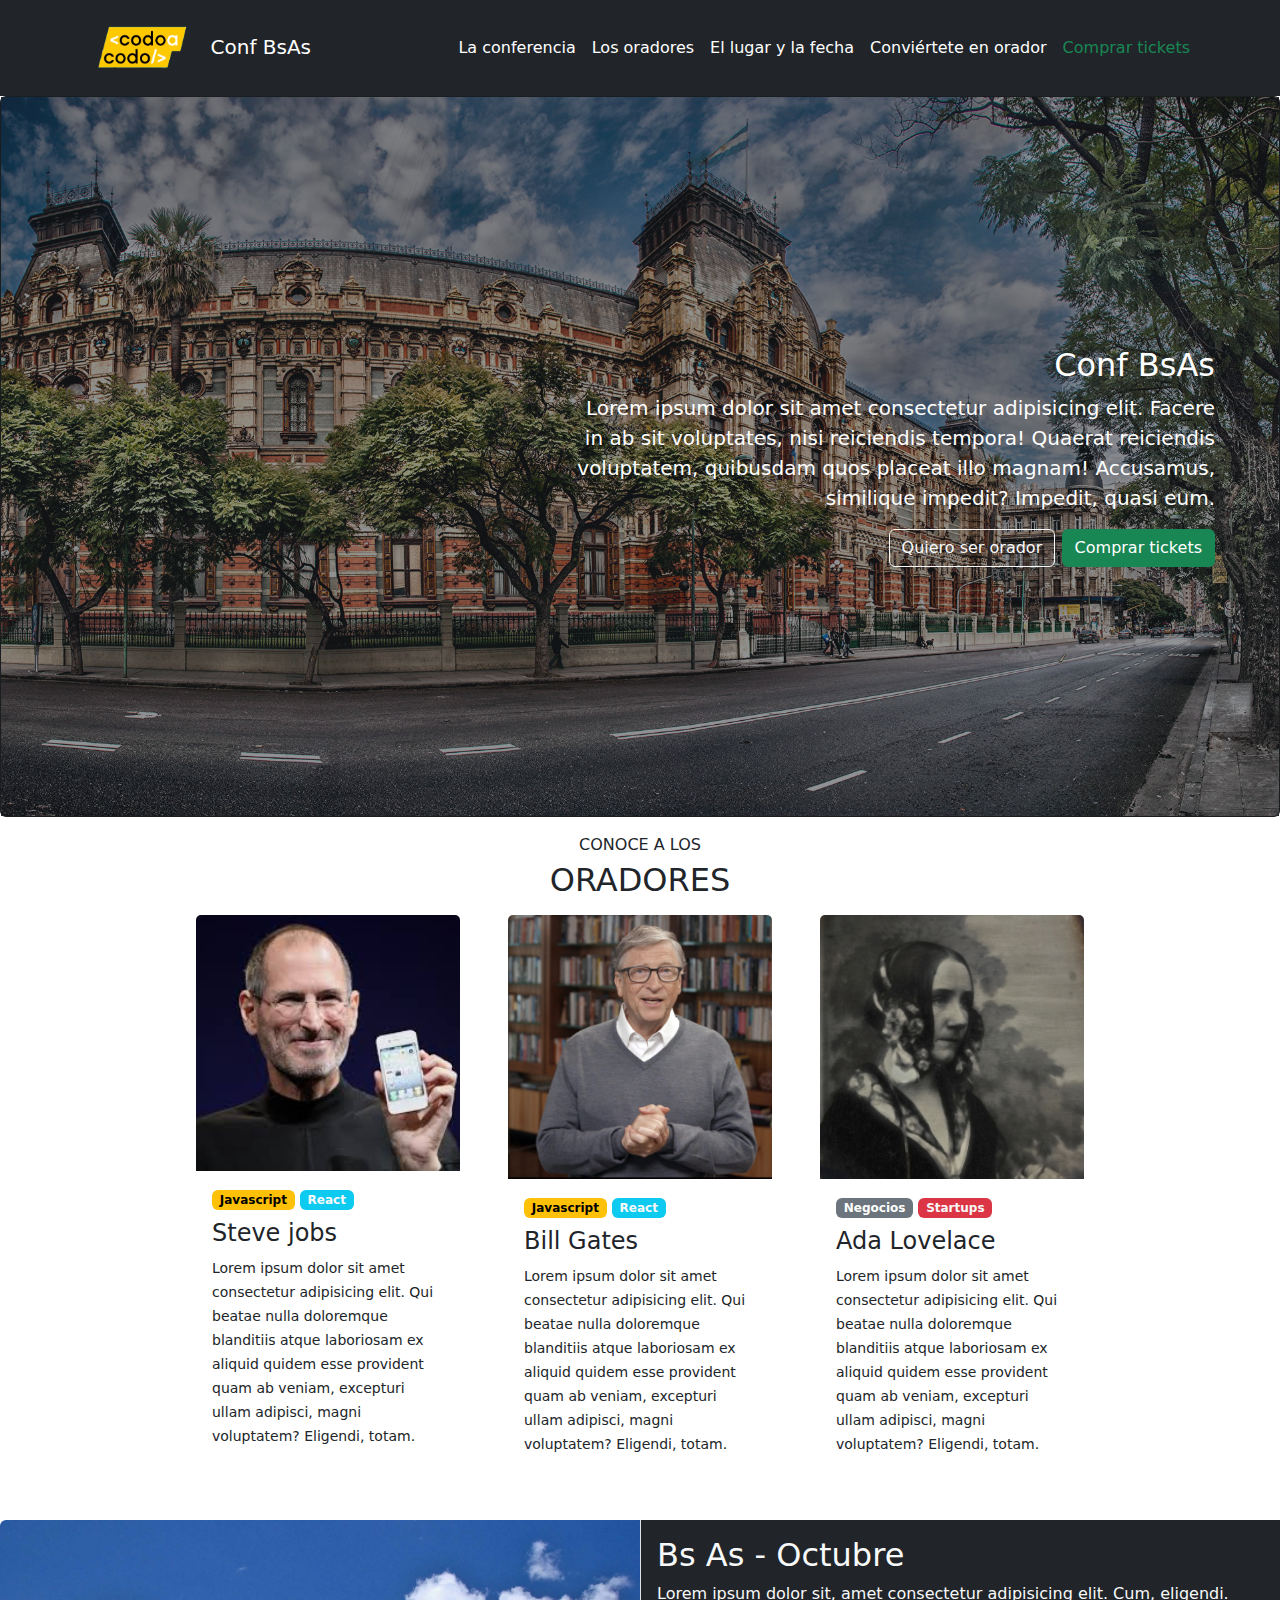
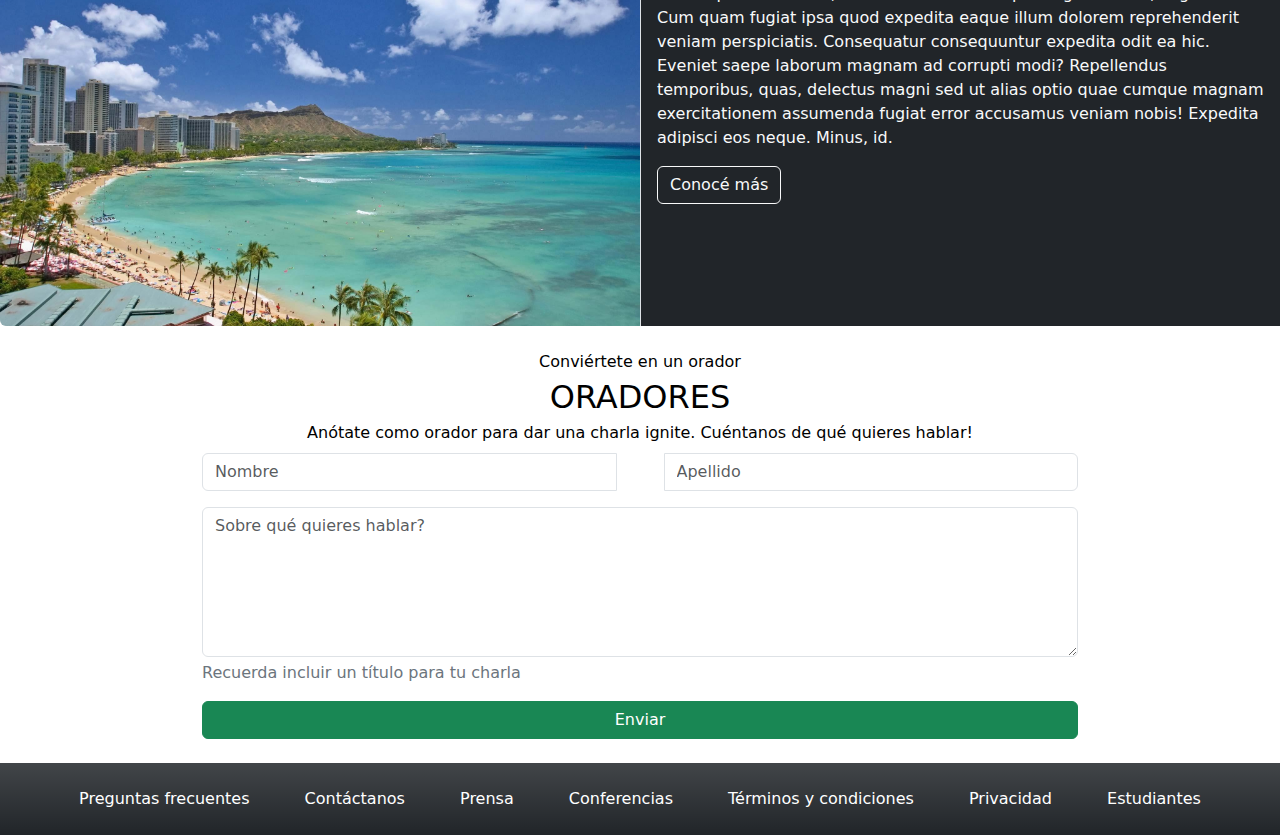
<file: index.html>
<!DOCTYPE html>
<html lang="en">
  <head>
    <meta charset="UTF-8" />
    <meta name="viewport" content="width=device-width, initial-scale=1.0" />
    <link
      rel="stylesheet"
      href="https://cdn.jsdelivr.net/npm/bootstrap@5.3.0-alpha3/dist/css/bootstrap.min.css"
    />
    <link rel="stylesheet" href="styles.css" />
    <title>Document</title>
  </head>
  <body>
    <nav class="navbar navbar-expand-lg navbar-dark bg-dark">
      <div class="container">
        <a class="navbar-brand text-white" href="#">
          <img
            height="70"
            src="./assets/codoacodo.png"
            alt="CodoAcodoLogo"
          />
          Conf BsAs
        </a>
        <button
          class="navbar-toggler"
          type="button"
          data-bs-toggle="collapse"
          data-bs-target="#navbarNavAltMarkup"
          aria-controls="navbarNavAltMarkup"
          aria-expanded="false"
          aria-label="Toggle navigation"
        >
          <span class="navbar-toggler-icon"></span>
        </button>
        <div class="collapse navbar-collapse" id="navbarNavAltMarkup">
          <div class="navbar-nav ms-auto justify-content-end">
            <a class="nav-link text-white" href="#">La conferencia</a>
            <a class="nav-link text-white" href="#oradores">Los oradores</a>
            <a class="nav-link text-white" href="#lugar">El lugar y la fecha</a>
            <a class="nav-link text-white" href="#">Conviértete en orador</a>
            <a class="nav-link text-success" href="./Tickets.html">Comprar tickets</a>
          </div>
        </div>
      </div>
    </nav>

    <div class="card text-bg-dark">
      <div class="bg-dark">
        <img
          src="./assets/hawaii.jpg"
          class="card-img opacity-50 border-none"
          alt="hawaii"
        />
      </div>
      <div
        class="card-img-overlay d-flex flex-column justify-content-center text-end align-items-end m-5"
      >
        <div class="TP_main_image--content fs-5">
          <h5 class="card-title fs-2">Conf BsAs</h5>
          <p class="card-text">
            Lorem ipsum dolor sit amet consectetur adipisicing elit. Facere in
            ab sit voluptates, nisi reiciendis tempora! Quaerat reiciendis
            voluptatem, quibusdam quos placeat illo magnam! Accusamus, similique
            impedit? Impedit, quasi eum.
          </p>
          <div>
            <button type="button" class="btn btn-outline-light">
              Quiero ser orador
            </button>
            <button type="button" class="btn btn-success">
              Comprar tickets
            </button>
          </div>
        </div>
      </div>
    </div>

    <div class="mt-3 container" id="oradores">
      <p class="text-center fs-6 mb-1">CONOCE A LOS</p>
      <h4 class="text-center fs-2 mb-3">ORADORES</h4>

      <div class="row gap-4 justify-content-center">
        <div class="card border-0" style="width: 18rem">
          <img src="./assets/steve.jpg" class="card-img-top" alt="steve" />
          <div class="card-body">
            <span class="badge text-bg-warning">Javascript</span>
            <span class="badge text-bg-info text-light">React</span>
            <h4 class="mt-2">Steve jobs</h4>
            <small class="card-text fw-light">
              Lorem ipsum dolor sit amet consectetur adipisicing elit. Qui
              beatae nulla doloremque blanditiis atque laboriosam ex aliquid
              quidem esse provident quam ab veniam, excepturi ullam adipisci,
              magni voluptatem? Eligendi, totam.
            </small>
          </div>
        </div>

        <div class="card border-0" style="width: 18rem">
          <img src="./assets/bill.jpg" class="card-img-top" alt="bill" />
          <div class="card-body">
            <span class="badge text-bg-warning">Javascript</span>
            <span class="badge text-bg-info text-light">React</span>
            <h4 class="mt-2">Bill Gates</h4>
            <small class="card-text fw-light">
              Lorem ipsum dolor sit amet consectetur adipisicing elit. Qui
              beatae nulla doloremque blanditiis atque laboriosam ex aliquid
              quidem esse provident quam ab veniam, excepturi ullam adipisci,
              magni voluptatem? Eligendi, totam.
            </small>
          </div>
        </div>

        <div class="card border-0" style="width: 18rem">
          <img src="./assets/ada.jpeg" class="card-img-top" alt="ada" />
          <div class="card-body">
            <span class="badge text-bg-secondary">Negocios</span>
            <span class="badge text-bg-danger text-light">Startups</span>
            <h4 class="mt-2">Ada Lovelace</h4>
            <small class="card-text fw-light">
              Lorem ipsum dolor sit amet consectetur adipisicing elit. Qui
              beatae nulla doloremque blanditiis atque laboriosam ex aliquid
              quidem esse provident quam ab veniam, excepturi ullam adipisci,
              magni voluptatem? Eligendi, totam.
            </small>
          </div>
        </div>
      </div>
    </div>

    <div class="card border-0 mt-5" id="lugar">
      <div class="row g-0">
        <div class="col-md-6">
          <img src="assets/honolulu.jpg" class="img-fluid rounded-start" alt="honolulu">
        </div>
        <div class="col-md-6 bg-dark text-light border-start">
          <div class="card-body">
            <h2 class="card-title">Bs As - Octubre</h2>
            <p class="card-text">Lorem ipsum dolor sit, amet consectetur adipisicing elit. Cum, eligendi. Cum quam fugiat ipsa quod expedita eaque illum dolorem reprehenderit veniam perspiciatis. Consequatur consequuntur expedita odit ea hic. Eveniet saepe laborum magnam ad corrupti modi? Repellendus temporibus, quas, delectus magni sed ut alias optio quae cumque magnam exercitationem assumenda fugiat error accusamus veniam nobis! Expedita adipisci eos neque. Minus, id.</p>
            <button type="button" class="btn btn-outline-light">
              Conocé más
            </button>
          </div>
        </div>
      </div>
    </div>

    <div class="container my-4" style="max-width: 900px;">
      <div class="mt-3 text-center text-black">
        <p class="mb-1">Conviértete en un orador</p>
        <h2 class="mb-1">ORADORES</h2>
        <p class="mb-2">
          Anótate como orador para dar una charla ignite. Cuéntanos de qué quieres hablar!
        </p>
      </div>
      <div class="input-group gap-5 mb-3">
        <input type="text" class="form-control" placeholder="Nombre"/>
        <input type="text" class="form-control" placeholder="Apellido"/>
      </div>
      <div class="input-group">
        <textarea class="form-control" style="height:150px" placeholder="Sobre qué quieres hablar?"></textarea>
      </div>
      <div class="mt-1 mb-1">
        <p class="text-secondary">Recuerda incluir un título para tu charla</p>
      </div>
      <div class="d-grid gap-2">
        <button class="btn btn-success text-white" type="button">Enviar</button>
      </div>
    </div>

    <footer class="bg-dark bg-gradient p-4 d-flex align-items-center justify-content-evenly">
      <a class="nav-link text-white" href="#">Preguntas frecuentes</a>
      <a class="nav-link text-white" href="#">Contáctanos</a>
      <a class="nav-link text-white" href="#">Prensa</a>
      <a class="nav-link text-white" href="#">Conferencias</a>
      <a class="nav-link text-white" href="#"> Términos y condiciones</a>
      <a class="nav-link text-white" href="#"> Privacidad</a>
      <a class="nav-link text-white" href="#"> Estudiantes</a>
    </footer>

    <script
      src="https://cdn.jsdelivr.net/npm/bootstrap@5.3.0-alpha3/dist/js/bootstrap.bundle.min.js"
      integrity="sha384-ENjdO4Dr2bkBIFxQpeoTz1HIcje39Wm4jDKdf19U8gI4ddQ3GYNS7NTKfAdVQSZe"
      crossorigin="anonymous"
    ></script>
  </body>
</script>
</file>
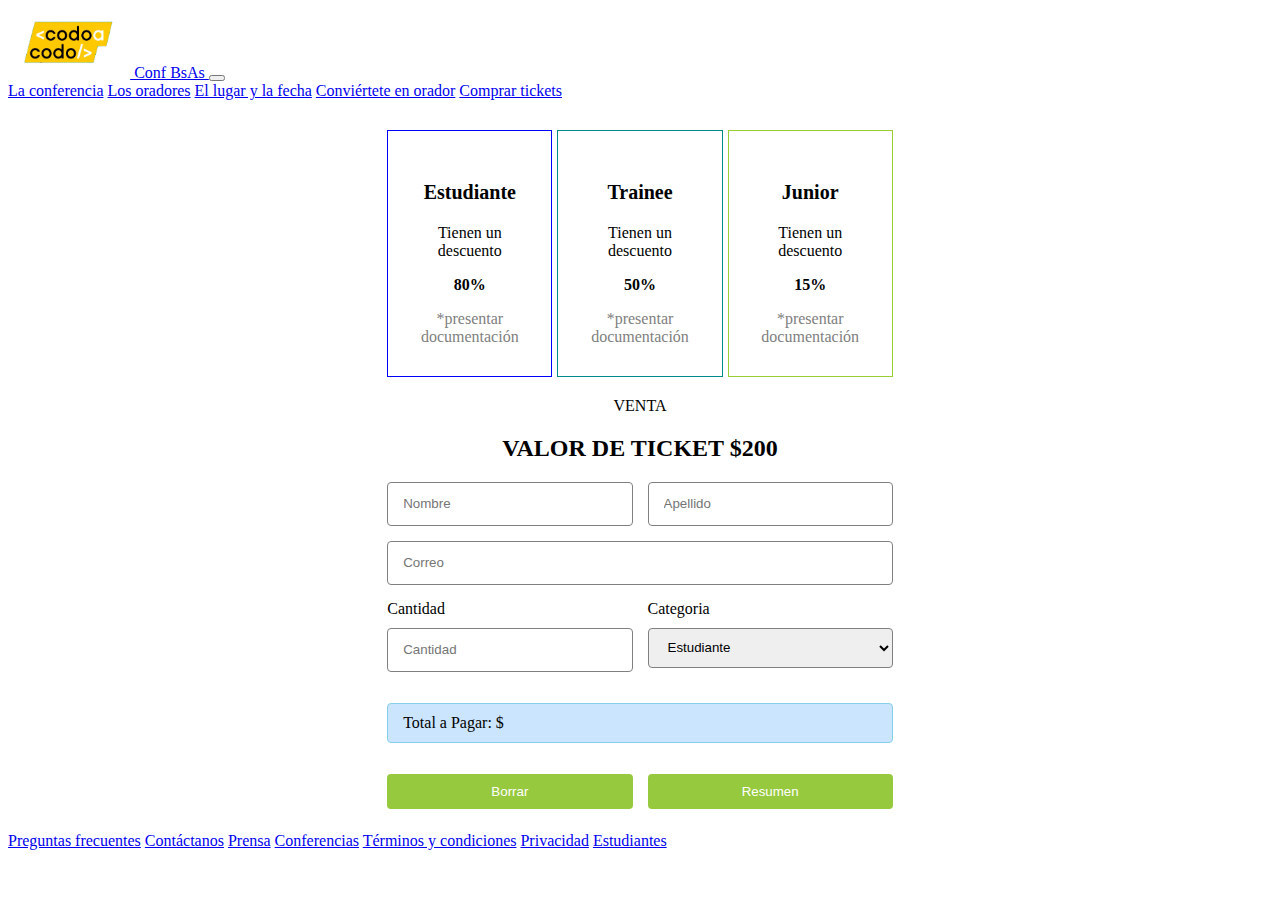
<file: Tickets.html>
<!DOCTYPE html>
<html lang="en">
  <head>
    <link rel="stylesheet" href="./styles.css" />
    <meta charset="UTF-8" />
    <meta http-equiv="X-UA-Compatible" content="IE=edge" />
    <meta name="viewport" content="width=device-width, initial-scale=1.0" />
    <link
      href="https://cdn.jsdelivr.net/npm/bootstrap@5.3.0-alpha3/dist/css/bootstrap.min.css"
      rel="stylesheet"
      integrity="sha384-KK94CHFLLe+nY2dmCWGMq91rCGa5gtU4mk92HdvYe+M/SXH301p5ILy+dN9+nJOZ"
      crossorigin="anonymous"
    />
    <title>Comprar Tickets</title>
  </head>

  <body>
    <nav class="navbar navbar-expand-lg navbar-dark bg-dark">
      <div class="container">
        <a class="navbar-brand text-white" href="./index.html">
          <img height="70" src="./assets/codoacodo.png" alt="CodoAcodoLogo" />
          Conf BsAs
        </a>
        <button
          class="navbar-toggler"
          type="button"
          data-bs-toggle="collapse"
          data-bs-target="#navbarNavAltMarkup"
          aria-controls="navbarNavAltMarkup"
          aria-expanded="false"
          aria-label="Toggle navigation"
        >
          <span class="navbar-toggler-icon"></span>
        </button>
        <div class="collapse navbar-collapse" id="navbarNavAltMarkup">
          <div class="navbar-nav ms-auto justify-content-end">
            <a class="nav-link text-white" href="./index.html"
              >La conferencia</a
            >
            <a class="nav-link text-white" href="./index.html#oradores"
              >Los oradores</a
            >
            <a class="nav-link text-white" href="./index.html#lugar"
              >El lugar y la fecha</a
            >
            <a class="nav-link text-white" href="./index.html"
              >Conviértete en orador</a
            >
            <a class="nav-link text-success" href="./Tickets.html"
              >Comprar tickets</a
            >
          </div>
        </div>
      </div>
    </nav>

    <main>
      <div class="TP_cardcontainer">
        <div class="TP_card">
          <h3>Estudiante</h3>
          <p>Tienen un descuento</p>
          <p><b>80%</b></p>
          <span>*presentar documentación</span>
        </div>
        <div class="TP_card">
          <h3>Trainee</h3>
          <p>Tienen un descuento</p>
          <p><b>50%</b></p>
          <span>*presentar documentación</span>
        </div>
        <div class="TP_card">
          <h3>Junior</h3>
          <p>Tienen un descuento</p>
          <p><b>15%</b></p>
          <span>*presentar documentación</span>
        </div>
      </div>
      <div class="TP_titles">
        <p>VENTA</p>
        <h2>VALOR DE TICKET $200</h2>
      </div>
      <div class="TP_form">
        <input id="nombre" placeholder="Nombre" />
        <input id="apellido" placeholder="Apellido" />

        <input id="correo" class="TP_form_correo" placeholder="Correo" />

        <label>Cantidad <input id="quantity" placeholder="Cantidad" /> </label>
        <label
          >Categoria
          <select id="category">
            <option value="80">Estudiante</option>
            <option value="50">Trainee</option>
            <option value="15">Junior</option>
          </select>
        </label>
        <p>Total a Pagar: <span id="price">$</span></p>
        <button id="delete_button" class="TP_form_button">Borrar</button>
        <button id="total_button" class="TP_form_button">Resumen</button>
      </div>
    </main>

    <footer
      class="bg-dark bg-gradient p-4 d-flex align-items-center justify-content-evenly"
    >
      <a class="Footer_link nav-link text-white" href="#"
        >Preguntas frecuentes</a
      >
      <a class="Footer_link nav-link text-white" href="#">Contáctanos</a>
      <a class="Footer_link nav-link text-white" href="#">Prensa</a>
      <a class="Footer_link nav-link text-white" href="#">Conferencias</a>
      <a class="Footer_link nav-link text-white" href="#">
        Términos y condiciones</a
      >
      <a class="Footer_link nav-link text-white" href="#"> Privacidad</a>
      <a class="Footer_link nav-link text-white" href="#"> Estudiantes</a>
    </footer>

    <script
      src="https://cdn.jsdelivr.net/npm/bootstrap@5.3.0-alpha3/dist/js/bootstrap.bundle.min.js"
      integrity="sha384-ENjdO4Dr2bkBIFxQpeoTz1HIcje39Wm4jDKdf19U8gI4ddQ3GYNS7NTKfAdVQSZe"
      crossorigin="anonymous"
    ></script>
    <script src="./Tickets.js"></script>
  </body>
</html>
</file>
<file: styles.css>
.TP_main_image--content {
  max-width: 650px;
}

main {
  min-height: calc(100vh - 198px);
  width: 40%;
  margin: auto;
}

.TP_cardcontainer {
  justify-content: center;
  display: flex;
  gap: 5px;
  margin-top: 30px;
  margin-bottom: 20px;
}

.TP_card {
  padding: 30px;
  text-align: center;
}

.TP_card h3 {
  font-size: 20px;
}

.TP_card span {
  color: grey;
}

.TP_card:nth-child(1) {
  border: 1px solid blue;
}

.TP_card:nth-child(2) {
  border: 1px solid darkcyan;
}

.TP_card:nth-child(3) {
  border: 1px solid yellowgreen;
}

.TP_titles {
  text-align: center;
  margin-bottom: 20px;
}

.TP_titles p {
  margin: 0px;
}

.TP_form {
  display: grid;
  width: 100%;
  grid-template-columns: 1fr 1fr;
  gap: 15px;
  margin-bottom: 20px;
}

.TP_form label {
  display: flex;
  flex-direction: column;
  gap: 10px;
}

.TP_form input,
.TP_form select {
  height: 40px;
  border-radius: 4px;
  border: 1px solid grey;
  padding-left: 15px;
  outline: none;
}

.TP_form_correo {
  grid-column: 1/3;
}

.TP_form p {
  background-color: #cce5ff;
  grid-column: 1/3;
  padding: 10px;
  border-radius: 4px;
  border: 1px solid skyblue;
  padding-left: 15px;
}

.TP_form_button {
  color: white;
  padding: 10px;
  border-radius: 4px;
  background-color: #97c93e;
  border: none;
}

@media (max-width: 1000px) {
  .TP_cardcontainer {
    flex-direction: column;
  }

  .TP_form {
    grid-template-columns: 1fr 1fr;
  }

  .TP_form input,
  .TP_form select {
    width: 100%;
  }
}
</file>
